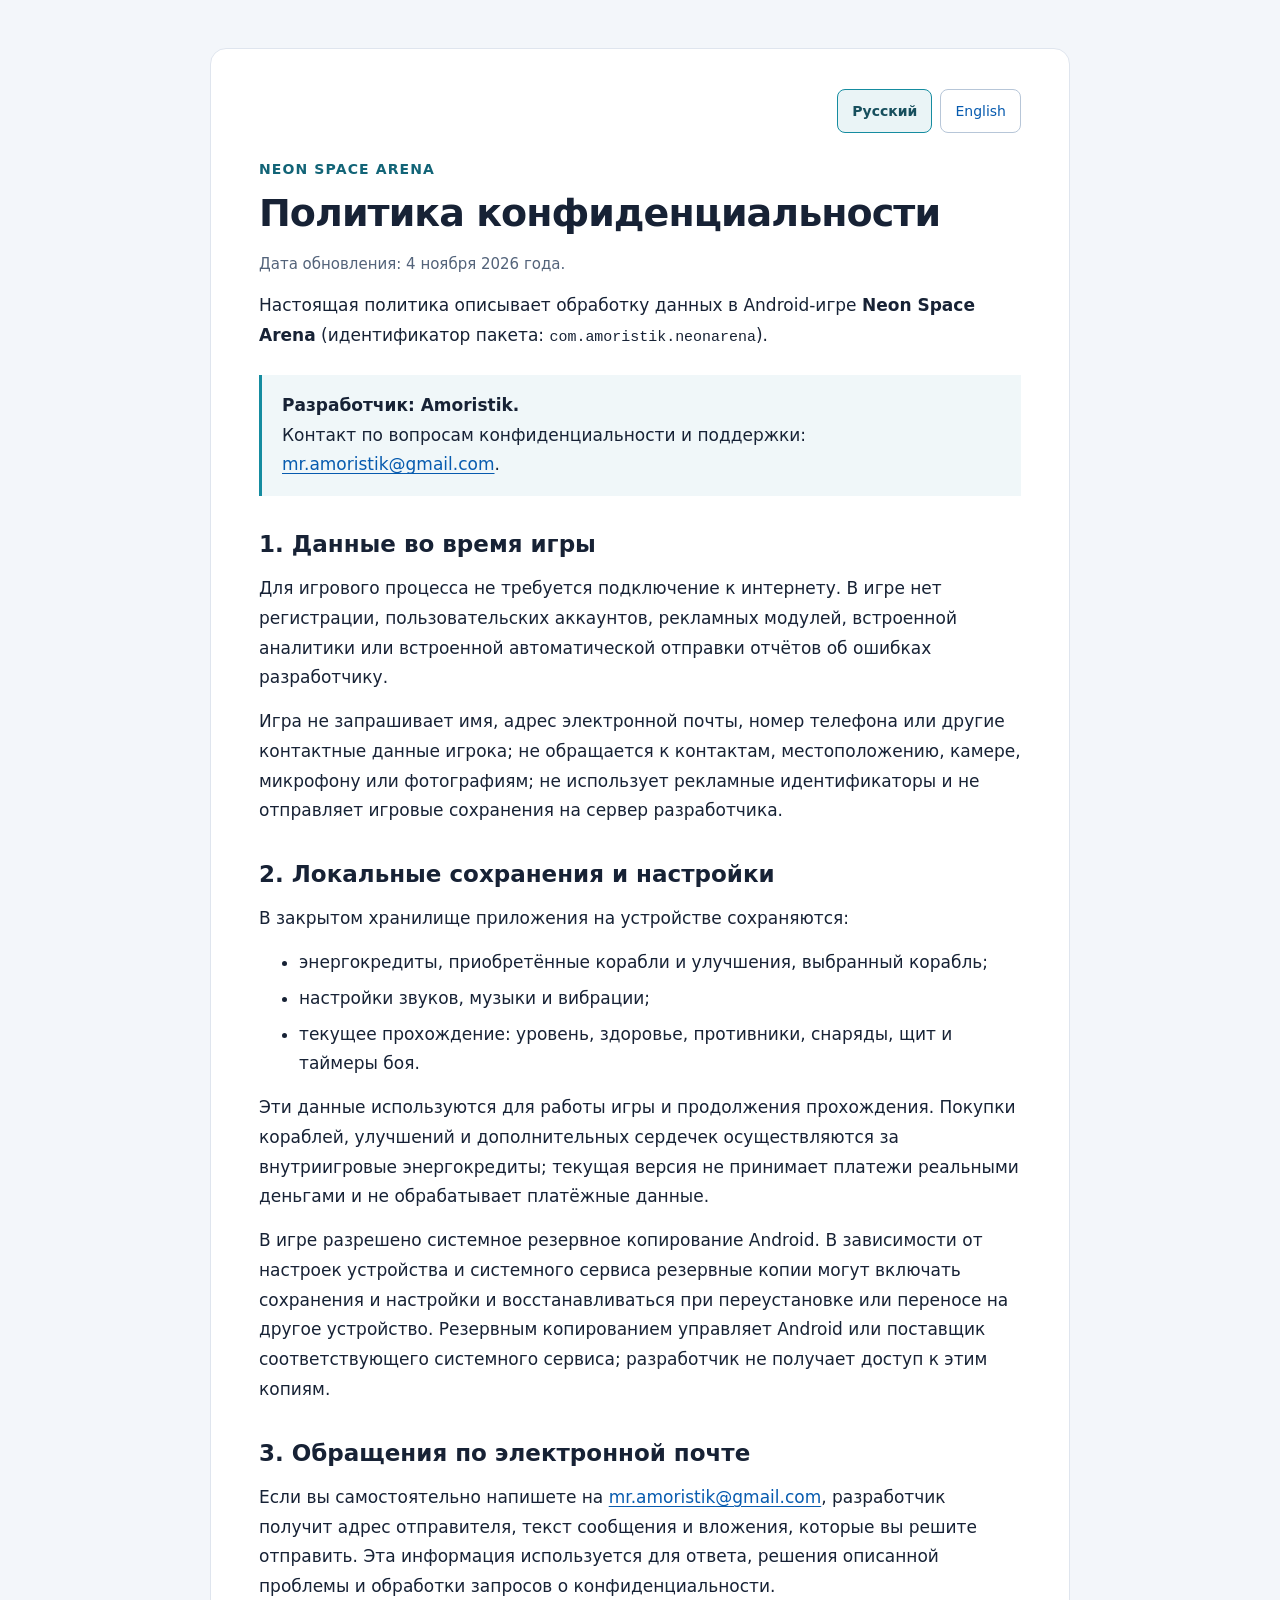
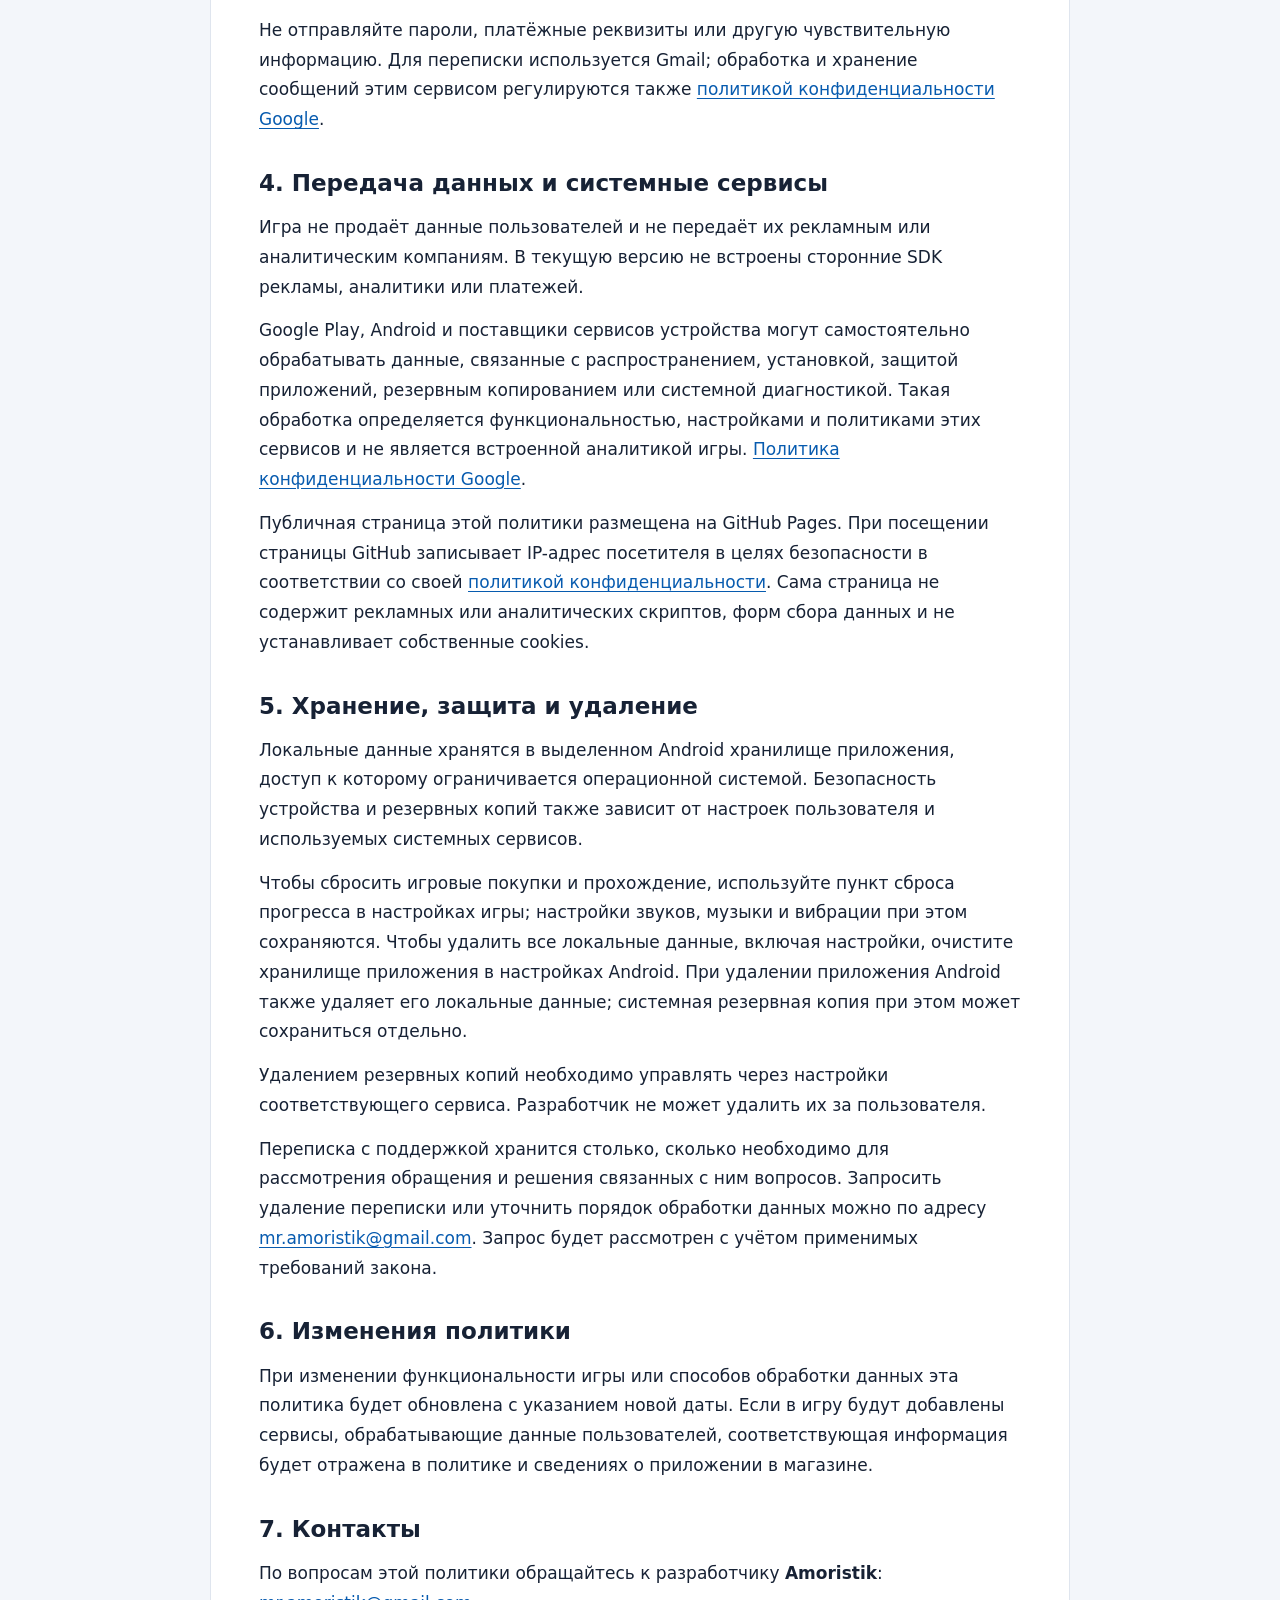
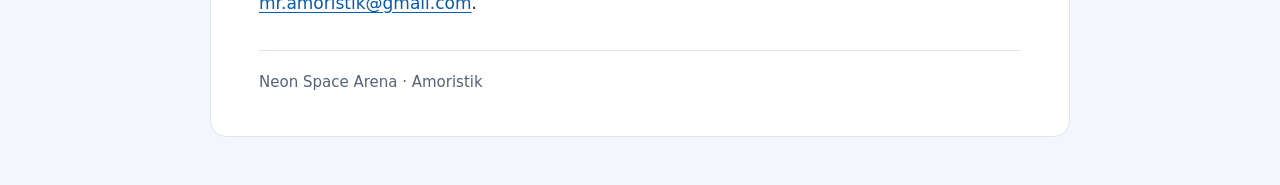
<file: index.html>
<!doctype html>
<html lang="ru">
<head>
  <meta charset="utf-8">
  <meta name="viewport" content="width=device-width, initial-scale=1">
  <meta name="description" content="Политика конфиденциальности Android-игры Neon Space Arena. Разработчик Amoristik, контакт mr.amoristik@gmail.com.">
  <meta name="color-scheme" content="light">
  <title>Политика конфиденциальности — Neon Space Arena</title>
  <link rel="stylesheet" href="styles.css">
  <link rel="alternate" hreflang="ru" href="https://amoristik.github.io/neon-space-arena-privacy/">
  <link rel="alternate" hreflang="en" href="https://amoristik.github.io/neon-space-arena-privacy/en.html">
  <link rel="alternate" hreflang="x-default" href="https://amoristik.github.io/neon-space-arena-privacy/">
</head>
<body>
  <main>
    <nav class="language-switch" aria-label="Язык / Language">
      <a href="./" lang="ru" hreflang="ru" aria-current="page">Русский</a>
      <a href="en.html" lang="en" hreflang="en">English</a>
    </nav>
    <header>
      <p class="brand">NEON SPACE ARENA</p>
      <h1>Политика конфиденциальности</h1>
      <p class="updated">Дата обновления: <time datetime="2026-11-04">4 ноября 2026 года</time>.</p>
      <p>Настоящая политика описывает обработку данных в Android-игре <strong>Neon Space Arena</strong> (идентификатор пакета: <code>com.amoristik.neonarena</code>).</p>
      <div class="contact">
        <strong>Разработчик: Amoristik.</strong><br>
        Контакт по вопросам конфиденциальности и поддержки: <a href="mailto:mr.amoristik@gmail.com">mr.amoristik@gmail.com</a>.
      </div>
    </header>

    <section aria-labelledby="game-data">
      <h2 id="game-data">1. Данные во время игры</h2>
      <p>Для игрового процесса не требуется подключение к интернету. В игре нет регистрации, пользовательских аккаунтов, рекламных модулей, встроенной аналитики или встроенной автоматической отправки отчётов об ошибках разработчику.</p>
      <p>Игра не запрашивает имя, адрес электронной почты, номер телефона или другие контактные данные игрока; не обращается к контактам, местоположению, камере, микрофону или фотографиям; не использует рекламные идентификаторы и не отправляет игровые сохранения на сервер разработчика.</p>
    </section>

    <section aria-labelledby="local-storage">
      <h2 id="local-storage">2. Локальные сохранения и настройки</h2>
      <p>В закрытом хранилище приложения на устройстве сохраняются:</p>
      <ul>
        <li>энергокредиты, приобретённые корабли и улучшения, выбранный корабль;</li>
        <li>настройки звуков, музыки и вибрации;</li>
        <li>текущее прохождение: уровень, здоровье, противники, снаряды, щит и таймеры боя.</li>
      </ul>
      <p>Эти данные используются для работы игры и продолжения прохождения. Покупки кораблей, улучшений и дополнительных сердечек осуществляются за внутриигровые энергокредиты; текущая версия не принимает платежи реальными деньгами и не обрабатывает платёжные данные.</p>
      <p>В игре разрешено системное резервное копирование Android. В зависимости от настроек устройства и системного сервиса резервные копии могут включать сохранения и настройки и восстанавливаться при переустановке или переносе на другое устройство. Резервным копированием управляет Android или поставщик соответствующего системного сервиса; разработчик не получает доступ к этим копиям.</p>
    </section>

    <section aria-labelledby="support">
      <h2 id="support">3. Обращения по электронной почте</h2>
      <p>Если вы самостоятельно напишете на <a href="mailto:mr.amoristik@gmail.com">mr.amoristik@gmail.com</a>, разработчик получит адрес отправителя, текст сообщения и вложения, которые вы решите отправить. Эта информация используется для ответа, решения описанной проблемы и обработки запросов о конфиденциальности.</p>
      <p>Не отправляйте пароли, платёжные реквизиты или другую чувствительную информацию. Для переписки используется Gmail; обработка и хранение сообщений этим сервисом регулируются также <a href="https://policies.google.com/privacy?hl=ru">политикой конфиденциальности Google</a>.</p>
    </section>

    <section aria-labelledby="services">
      <h2 id="services">4. Передача данных и системные сервисы</h2>
      <p>Игра не продаёт данные пользователей и не передаёт их рекламным или аналитическим компаниям. В текущую версию не встроены сторонние SDK рекламы, аналитики или платежей.</p>
      <p>Google Play, Android и поставщики сервисов устройства могут самостоятельно обрабатывать данные, связанные с распространением, установкой, защитой приложений, резервным копированием или системной диагностикой. Такая обработка определяется функциональностью, настройками и политиками этих сервисов и не является встроенной аналитикой игры. <a href="https://policies.google.com/privacy?hl=ru">Политика конфиденциальности Google</a>.</p>
      <p>Публичная страница этой политики размещена на GitHub Pages. При посещении страницы GitHub записывает IP-адрес посетителя в целях безопасности в соответствии со своей <a href="https://docs.github.com/en/site-policy/privacy-policies/github-general-privacy-statement">политикой конфиденциальности</a>. Сама страница не содержит рекламных или аналитических скриптов, форм сбора данных и не устанавливает собственные cookies.</p>
    </section>

    <section aria-labelledby="deletion">
      <h2 id="deletion">5. Хранение, защита и удаление</h2>
      <p>Локальные данные хранятся в выделенном Android хранилище приложения, доступ к которому ограничивается операционной системой. Безопасность устройства и резервных копий также зависит от настроек пользователя и используемых системных сервисов.</p>
      <p>Чтобы сбросить игровые покупки и прохождение, используйте пункт сброса прогресса в настройках игры; настройки звуков, музыки и вибрации при этом сохраняются. Чтобы удалить все локальные данные, включая настройки, очистите хранилище приложения в настройках Android. При удалении приложения Android также удаляет его локальные данные; системная резервная копия при этом может сохраниться отдельно.</p>
      <p>Удалением резервных копий необходимо управлять через настройки соответствующего сервиса. Разработчик не может удалить их за пользователя.</p>
      <p>Переписка с поддержкой хранится столько, сколько необходимо для рассмотрения обращения и решения связанных с ним вопросов. Запросить удаление переписки или уточнить порядок обработки данных можно по адресу <a href="mailto:mr.amoristik@gmail.com">mr.amoristik@gmail.com</a>. Запрос будет рассмотрен с учётом применимых требований закона.</p>
    </section>

    <section aria-labelledby="changes">
      <h2 id="changes">6. Изменения политики</h2>
      <p>При изменении функциональности игры или способов обработки данных эта политика будет обновлена с указанием новой даты. Если в игру будут добавлены сервисы, обрабатывающие данные пользователей, соответствующая информация будет отражена в политике и сведениях о приложении в магазине.</p>
    </section>

    <section aria-labelledby="contact">
      <h2 id="contact">7. Контакты</h2>
      <p>По вопросам этой политики обращайтесь к разработчику <strong>Amoristik</strong>: <a href="mailto:mr.amoristik@gmail.com">mr.amoristik@gmail.com</a>.</p>
    </section>
    <footer>Neon Space Arena · Amoristik</footer>
  </main>
</body>
</html>
</file>
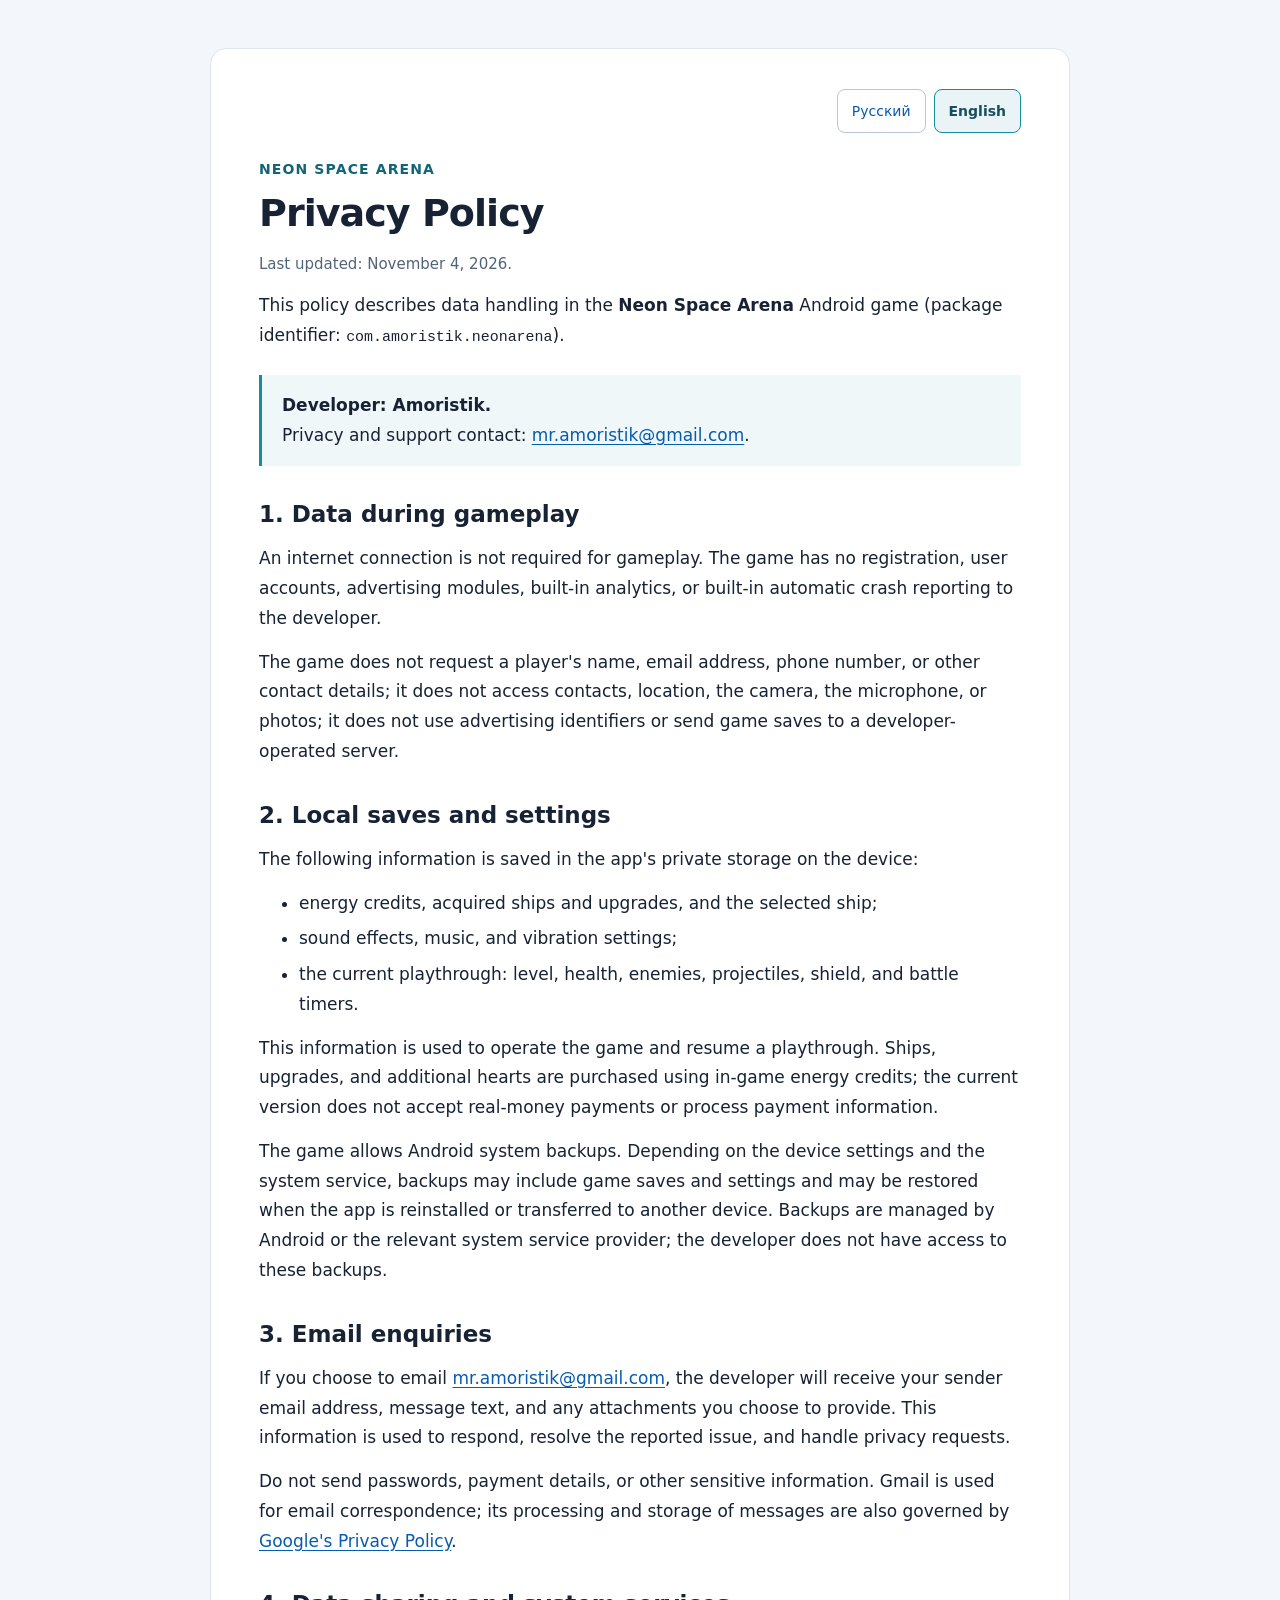
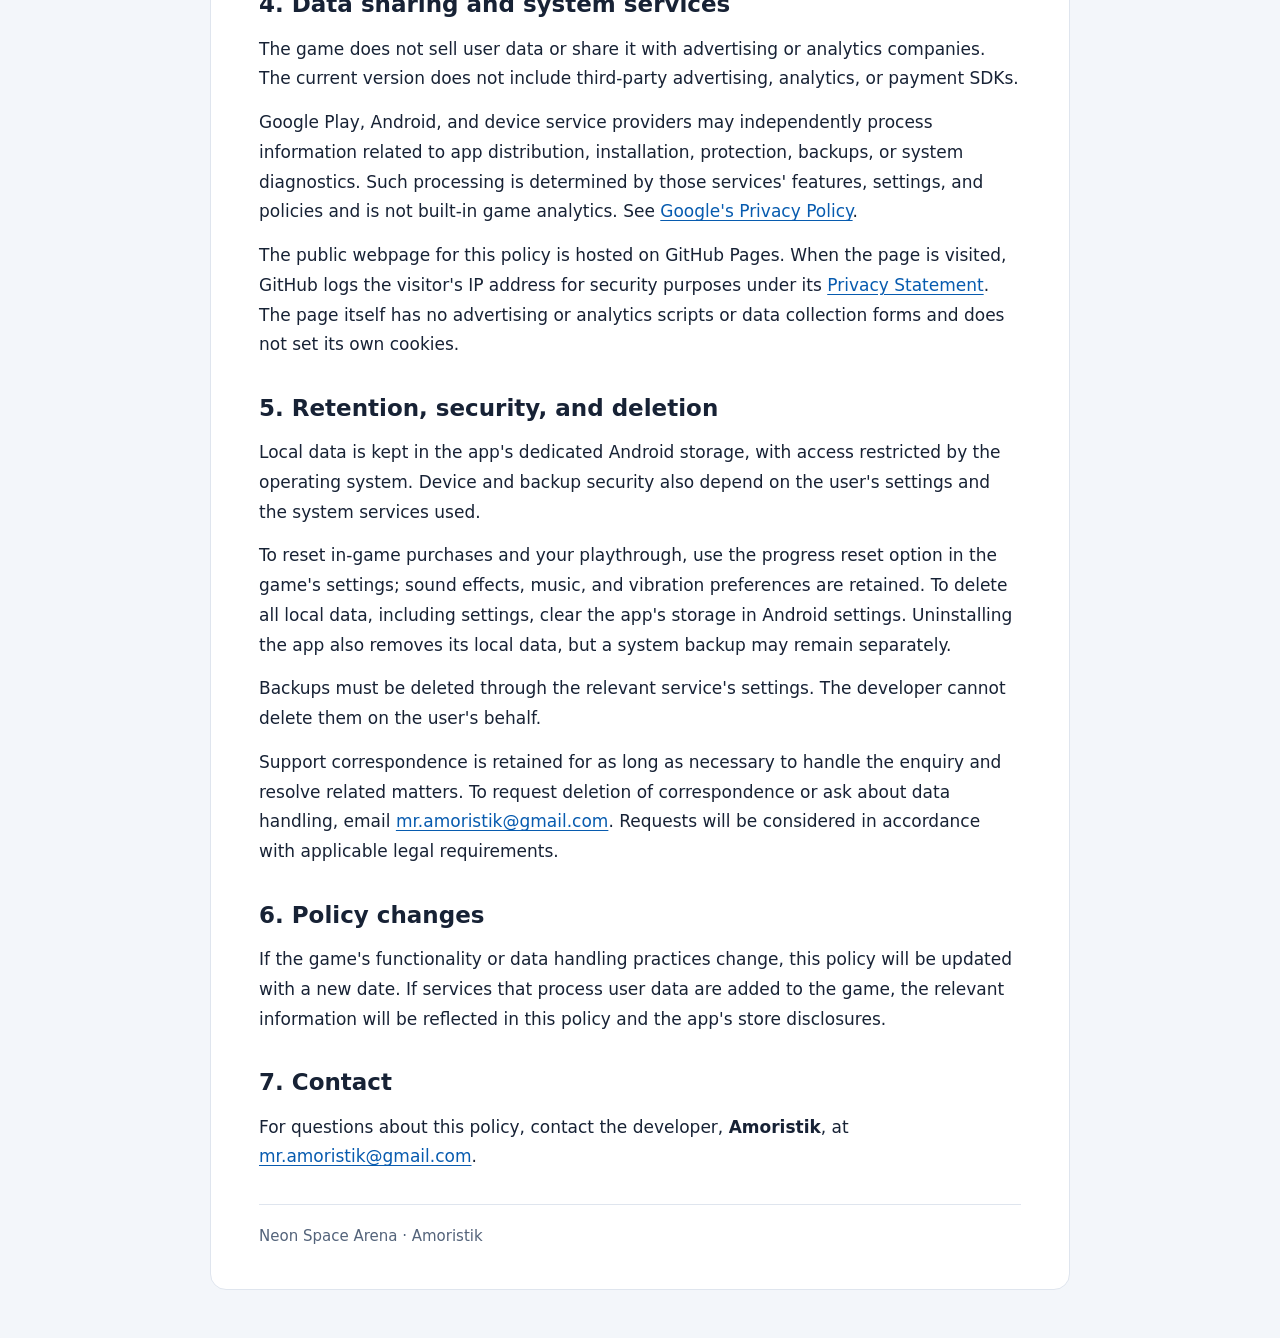
<file: en.html>
<!doctype html>
<html lang="en">
<head>
  <meta charset="utf-8">
  <meta name="viewport" content="width=device-width, initial-scale=1">
  <meta name="description" content="Privacy policy for the Neon Space Arena Android game. Developer: Amoristik. Contact: mr.amoristik@gmail.com.">
  <meta name="color-scheme" content="light">
  <title>Privacy Policy — Neon Space Arena</title>
  <link rel="stylesheet" href="styles.css">
  <link rel="alternate" hreflang="ru" href="https://amoristik.github.io/neon-space-arena-privacy/">
  <link rel="alternate" hreflang="en" href="https://amoristik.github.io/neon-space-arena-privacy/en.html">
  <link rel="alternate" hreflang="x-default" href="https://amoristik.github.io/neon-space-arena-privacy/">
</head>
<body>
  <main>
    <nav class="language-switch" aria-label="Language / Язык">
      <a href="./" lang="ru" hreflang="ru">Русский</a>
      <a href="en.html" lang="en" hreflang="en" aria-current="page">English</a>
    </nav>
    <header>
      <p class="brand">NEON SPACE ARENA</p>
      <h1>Privacy Policy</h1>
      <p class="updated">Last updated: <time datetime="2026-11-04">November 4, 2026</time>.</p>
      <p>This policy describes data handling in the <strong>Neon Space Arena</strong> Android game (package identifier: <code>com.amoristik.neonarena</code>).</p>
      <div class="contact">
        <strong>Developer: Amoristik.</strong><br>
        Privacy and support contact: <a href="mailto:mr.amoristik@gmail.com">mr.amoristik@gmail.com</a>.
      </div>
    </header>

    <section aria-labelledby="game-data">
      <h2 id="game-data">1. Data during gameplay</h2>
      <p>An internet connection is not required for gameplay. The game has no registration, user accounts, advertising modules, built-in analytics, or built-in automatic crash reporting to the developer.</p>
      <p>The game does not request a player's name, email address, phone number, or other contact details; it does not access contacts, location, the camera, the microphone, or photos; it does not use advertising identifiers or send game saves to a developer-operated server.</p>
    </section>

    <section aria-labelledby="local-storage">
      <h2 id="local-storage">2. Local saves and settings</h2>
      <p>The following information is saved in the app's private storage on the device:</p>
      <ul>
        <li>energy credits, acquired ships and upgrades, and the selected ship;</li>
        <li>sound effects, music, and vibration settings;</li>
        <li>the current playthrough: level, health, enemies, projectiles, shield, and battle timers.</li>
      </ul>
      <p>This information is used to operate the game and resume a playthrough. Ships, upgrades, and additional hearts are purchased using in-game energy credits; the current version does not accept real-money payments or process payment information.</p>
      <p>The game allows Android system backups. Depending on the device settings and the system service, backups may include game saves and settings and may be restored when the app is reinstalled or transferred to another device. Backups are managed by Android or the relevant system service provider; the developer does not have access to these backups.</p>
    </section>

    <section aria-labelledby="support">
      <h2 id="support">3. Email enquiries</h2>
      <p>If you choose to email <a href="mailto:mr.amoristik@gmail.com">mr.amoristik@gmail.com</a>, the developer will receive your sender email address, message text, and any attachments you choose to provide. This information is used to respond, resolve the reported issue, and handle privacy requests.</p>
      <p>Do not send passwords, payment details, or other sensitive information. Gmail is used for email correspondence; its processing and storage of messages are also governed by <a href="https://policies.google.com/privacy?hl=en">Google's Privacy Policy</a>.</p>
    </section>

    <section aria-labelledby="services">
      <h2 id="services">4. Data sharing and system services</h2>
      <p>The game does not sell user data or share it with advertising or analytics companies. The current version does not include third-party advertising, analytics, or payment SDKs.</p>
      <p>Google Play, Android, and device service providers may independently process information related to app distribution, installation, protection, backups, or system diagnostics. Such processing is determined by those services' features, settings, and policies and is not built-in game analytics. See <a href="https://policies.google.com/privacy?hl=en">Google's Privacy Policy</a>.</p>
      <p>The public webpage for this policy is hosted on GitHub Pages. When the page is visited, GitHub logs the visitor's IP address for security purposes under its <a href="https://docs.github.com/en/site-policy/privacy-policies/github-general-privacy-statement">Privacy Statement</a>. The page itself has no advertising or analytics scripts or data collection forms and does not set its own cookies.</p>
    </section>

    <section aria-labelledby="deletion">
      <h2 id="deletion">5. Retention, security, and deletion</h2>
      <p>Local data is kept in the app's dedicated Android storage, with access restricted by the operating system. Device and backup security also depend on the user's settings and the system services used.</p>
      <p>To reset in-game purchases and your playthrough, use the progress reset option in the game's settings; sound effects, music, and vibration preferences are retained. To delete all local data, including settings, clear the app's storage in Android settings. Uninstalling the app also removes its local data, but a system backup may remain separately.</p>
      <p>Backups must be deleted through the relevant service's settings. The developer cannot delete them on the user's behalf.</p>
      <p>Support correspondence is retained for as long as necessary to handle the enquiry and resolve related matters. To request deletion of correspondence or ask about data handling, email <a href="mailto:mr.amoristik@gmail.com">mr.amoristik@gmail.com</a>. Requests will be considered in accordance with applicable legal requirements.</p>
    </section>

    <section aria-labelledby="changes">
      <h2 id="changes">6. Policy changes</h2>
      <p>If the game's functionality or data handling practices change, this policy will be updated with a new date. If services that process user data are added to the game, the relevant information will be reflected in this policy and the app's store disclosures.</p>
    </section>

    <section aria-labelledby="contact">
      <h2 id="contact">7. Contact</h2>
      <p>For questions about this policy, contact the developer, <strong>Amoristik</strong>, at <a href="mailto:mr.amoristik@gmail.com">mr.amoristik@gmail.com</a>.</p>
    </section>
    <footer>Neon Space Arena · Amoristik</footer>
  </main>
</body>
</html>
</file>
<file: styles.css>
:root { color-scheme: light; font-family: system-ui, -apple-system, BlinkMacSystemFont, "Segoe UI", sans-serif; color: #172235; background: #f3f6fa; }
* { box-sizing: border-box; }
body { margin: 0; line-height: 1.75; font-size: 17px; }
main { max-width: 860px; margin: 48px auto; padding: 40px 48px; background: #fff; border: 1px solid #dfe5ee; border-radius: 16px; }
.brand { margin: 0 0 8px; color: #126477; font-size: 14px; font-weight: 700; letter-spacing: .08em; }
h1 { margin: 0; font-size: clamp(28px, 5vw, 38px); line-height: 1.25; letter-spacing: -.025em; overflow-wrap: anywhere; }
h2 { margin: 32px 0 12px; font-size: 23px; line-height: 1.4; }
p, ul { margin: 14px 0; }
li + li { margin-top: 6px; }
a { color: #075baf; text-underline-offset: 3px; overflow-wrap: anywhere; }
a:focus-visible { outline: 3px solid #158ca0; outline-offset: 4px; border-radius: 2px; }
code { font-size: .88em; overflow-wrap: anywhere; }
.updated { color: #53637a; font-size: 15px; }
.contact { padding: 16px 20px; margin: 24px 0; border-left: 3px solid #158ca0; background: #f0f7f9; }
.language-switch { display: flex; flex-wrap: wrap; justify-content: flex-end; gap: 8px; margin: 0 0 24px; font-size: 14px; }
.language-switch a { display: inline-flex; align-items: center; min-height: 44px; padding: 6px 14px; border: 1px solid #b7c6d8; border-radius: 8px; text-decoration: none; }
.language-switch a[aria-current="page"] { color: #174f5d; background: #eaf4f6; border-color: #158ca0; font-weight: 700; }
.language-switch a:hover { background: #eaf4f6; }
footer { border-top: 1px solid #dfe5ee; margin-top: 32px; padding-top: 18px; font-size: 15px; color: #53637a; }
@media (max-width: 600px) { main { margin: 0; padding: 24px 20px 36px; border: 0; border-radius: 0; } body { background: #fff; font-size: 16px; } h2 { font-size: 21px; } ul { padding-left: 24px; } }
@media print { :root { background: #fff; } main { margin: 0; padding: 0; border: 0; max-width: none; } a { color: inherit; } .language-switch { display: none; } }
</file>
